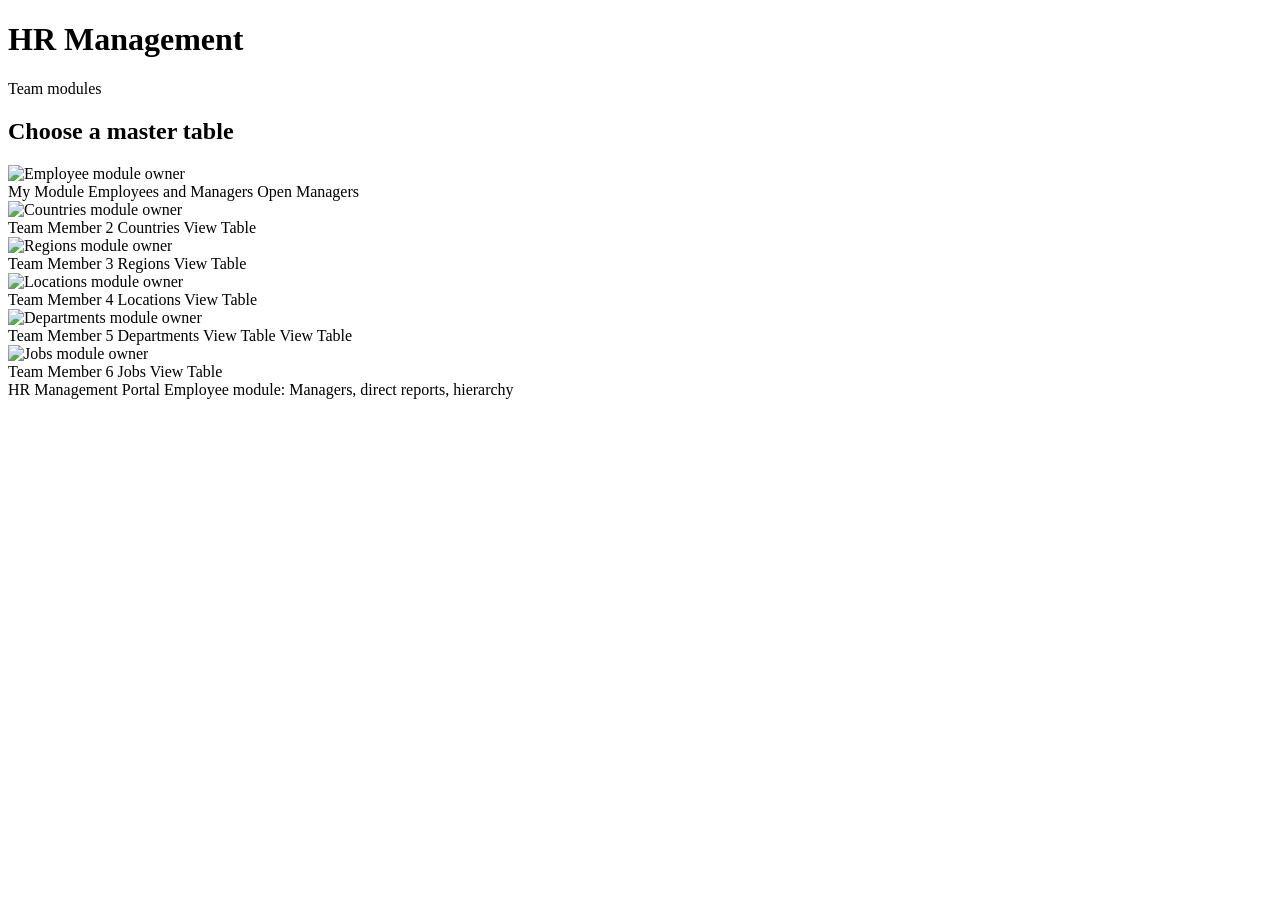
<file: HR-Management-Frontend/src/main/resources/templates/index.html>
<!DOCTYPE html>
<html lang="en" xmlns:th="http://www.thymeleaf.org">
<head>
    <meta charset="UTF-8" />
    <meta name="viewport" content="width=device-width, initial-scale=1.0" />
    <title>HR Management</title>
    <link rel="stylesheet" th:href="@{/css/style.css}" />
</head>
<body>

<header>
    <h1>HR Management</h1>
    <p class="header-note">Team modules</p>
</header>

<main>
    <h2>Choose a master table</h2>

    <div class="grid">
        <a th:href="@{/employees}" class="card card--primary">
            <img th:src="@{/images/team-employee.svg}" alt="Employee module owner" />
            <div class="card-body">
                <span class="card-name">My Module</span>
                <span class="card-role">Employees and Managers</span>
                <span class="card-link">Open Managers</span>
            </div>
        </a>

        <a th:href="@{/countries}" class="card">
            <img th:src="@{/images/team-country.svg}" alt="Countries module owner" />
            <div class="card-body">
                <span class="card-name">Team Member 2</span>
                <span class="card-role">Countries</span>
                <span class="card-link">View Table</span>
            </div>
        </a>

        <a th:href="@{/regions}" class="card">
            <img th:src="@{/images/team-region.svg}" alt="Regions module owner" />
            <div class="card-body">
                <span class="card-name">Team Member 3</span>
                <span class="card-role">Regions</span>
                <span class="card-link">View Table</span>
            </div>
        </a>

        <a th:href="@{/locations}" class="card">
            <img th:src="@{/images/team-location.svg}" alt="Locations module owner" />
            <div class="card-body">
                <span class="card-name">Team Member 4</span>
                <span class="card-role">Locations</span>
                <span class="card-link">View Table</span>
            </div>
        </a>

        <a th:href="@{/departments}" class="card">
            <img th:src="@{/images/team-department.svg}" alt="Departments module owner" />
            <div class="card-body">
                <span class="card-name">Team Member 5</span>
                <span class="card-role">Departments</span>

                <a th:href="@{/department}" class="card-link">View Table</a>

                <span class="card-link">View Table</span>
            </div>
        </a>

        <a th:href="@{/jobs}" class="card">
            <img th:src="@{/images/team-job.svg}" alt="Jobs module owner" />
            <div class="card-body">
                <span class="card-name">Team Member 6</span>
                <span class="card-role">Jobs</span>
                <span class="card-link">View Table</span>
            </div>
        </a>
    </div>
</main>

<footer>
    <span>HR Management Portal</span>
    <span>Employee module: Managers, direct reports, hierarchy</span>
</footer>

</body>
</html>
</file>
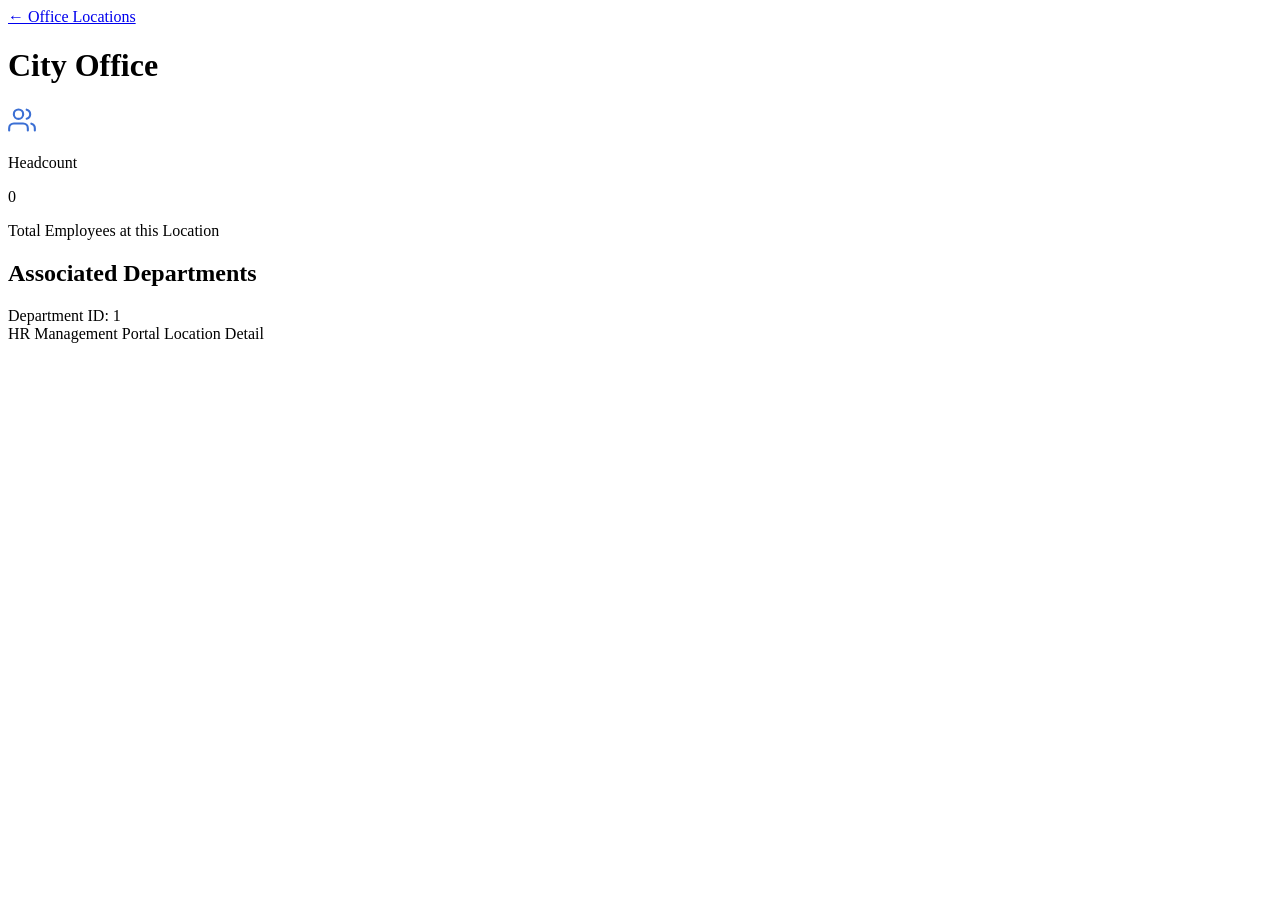
<file: HR-Management-Frontend/src/main/resources/templates/location-detail.html>
<!DOCTYPE html>
<html lang="en" xmlns:th="http://www.thymeleaf.org">
<head>
    <meta charset="UTF-8"/>
    <meta name="viewport" content="width=device-width, initial-scale=1.0"/>
    <title th:text="${location.city} + ' Office — HR Management'">Location Detail</title>
    <link rel="stylesheet" th:href="@{/css/style.css}"/>
</head>
<body>

<header>
    <a href="/locations" class="back-link">← Office Locations</a>
</header>

<main class="page-main">

    <!-- ── Location Title ── -->
    <div class="detail-header">
        <h1 class="detail-title" th:text="${location.city} + ' Office'">City Office</h1>
        <p class="detail-address">
            <span th:if="${location.streetAddress != null}"
                  th:text="${location.streetAddress + ', '}"></span>
            <span th:text="${location.city}"></span>
            <span th:if="${location.stateProvince != null}"
                  th:text="', ' + ${location.stateProvince}"></span>
            <span th:if="${location.postalCode != null}"
                  th:text="' ' + ${location.postalCode}"></span>
        </p>
    </div>

    <!-- ── Headcount Card ── -->
    <div class="info-card">
        <div class="info-card-icon">
            <!-- People icon SVG -->
            <svg width="28" height="28" viewBox="0 0 24 24" fill="none"
                 stroke="#3b6fd4" stroke-width="1.8" stroke-linecap="round" stroke-linejoin="round">
                <path d="M17 21v-2a4 4 0 0 0-4-4H5a4 4 0 0 0-4 4v2"/>
                <circle cx="9" cy="7" r="4"/>
                <path d="M23 21v-2a4 4 0 0 0-3-3.87"/>
                <path d="M16 3.13a4 4 0 0 1 0 7.75"/>
            </svg>
        </div>
        <div class="info-card-body">
            <p class="info-card-label">Headcount</p>
            <p class="info-card-num" th:text="${totalEmployees}">0</p>
            <p class="info-card-sub">Total Employees at this Location</p>
        </div>
    </div>

    <!-- ── Associated Departments ── -->
    <div class="section-card">
        <div class="section-card-header">
            <h2 class="section-card-title">Associated Departments</h2>
        </div>

        <!-- Department cards grid -->
        <div class="dept-grid" th:if="${not #lists.isEmpty(departments)}">
            <div th:each="dept : ${departments}" class="dept-card">
                <div class="dept-card-top">
                    <span class="dept-name" th:text="${dept.departmentName}">Department</span>
                    <span class="dept-id" th:text="'ID: ' + ${dept.departmentId}">ID: 1</span>
                </div>
            </div>
        </div>
    </div>

</main>

<footer>
    <span>HR Management Portal</span>
    <span>Location Detail</span>
</footer>

</body>
</html>
</file>
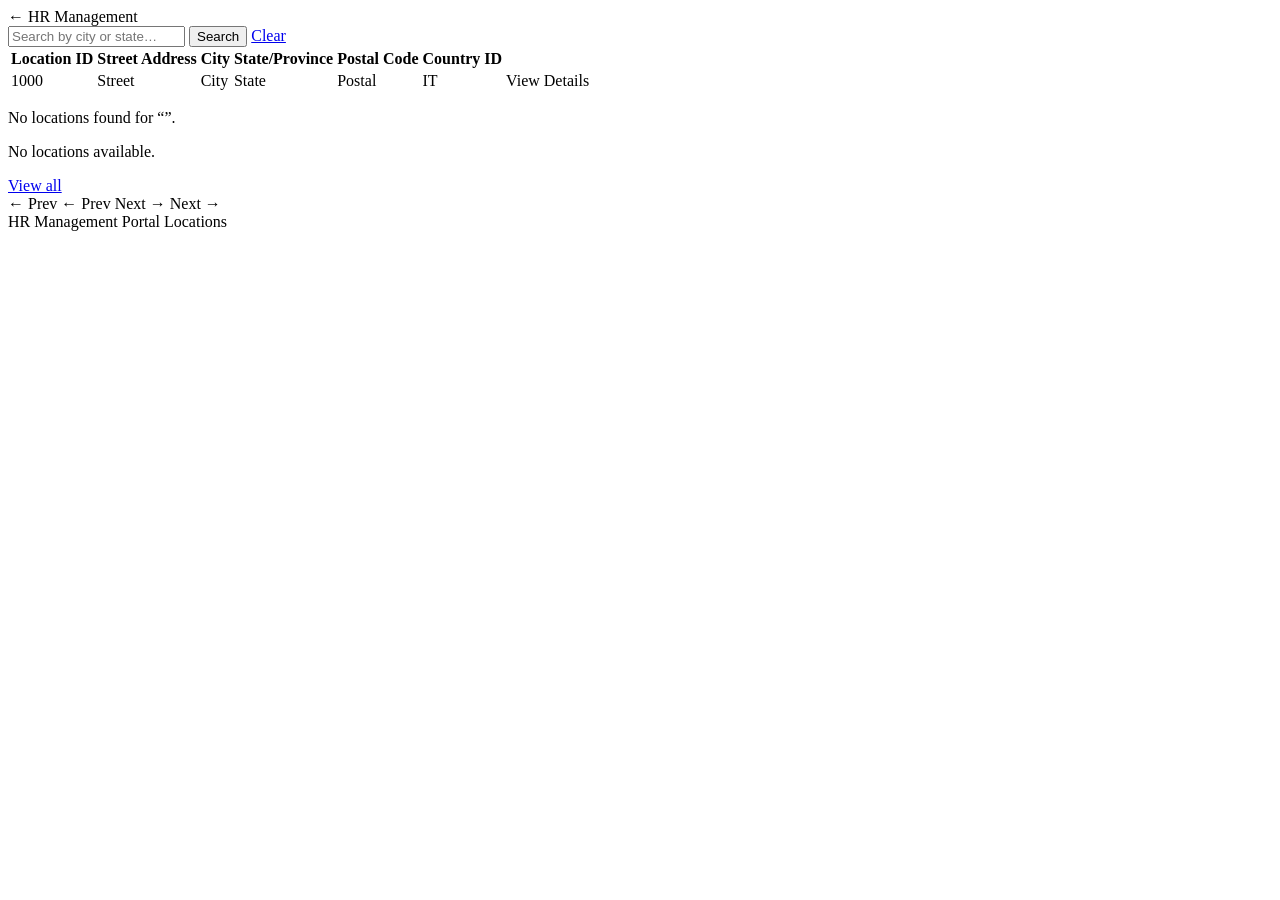
<file: HR-Management-Frontend/src/main/resources/templates/locations.html>
<!DOCTYPE html>
<html lang="en" xmlns:th="http://www.thymeleaf.org">
<head>
    <meta charset="UTF-8"/>
    <meta name="viewport" content="width=device-width, initial-scale=1.0"/>
    <title>Office Locations — HR Management</title>
    <link rel="stylesheet" th:href="@{/css/style.css}"/>
</head>
<body>

<header>
    <a th:href="@{/}" class="back-link">← HR Management</a>
</header>

<main class="page-main">

    

    <!-- ── Search Bar ── -->
    <form th:action="@{/locations}" method="get" class="search-row">
        <input
            type="text"
            name="search"
            th:value="${search}"
            placeholder="Search by city or state…"
            class="search-input"
            autocomplete="off"
        />
        <button type="submit" class="btn-search">Search</button>
        <a th:if="${search != null and !search.isEmpty()}"
           href="/locations"
           class="btn-clear">Clear</a>
    </form>

    <!-- ── Results count ── -->
    <div class="results-info" th:if="${isSearch}">
        <span th:text="${totalElements} + ' result(s) for &quot;' + ${search} + '&quot;'"></span>
    </div>

    <!-- ── Locations Table ── -->
    <div class="table-card">
        <table class="data-table" th:if="${not #lists.isEmpty(locations)}">
            <thead>
                <tr>
                    <th>Location ID</th>
                    <th>Street Address</th>
                    <th>City</th>
                    <th>State/Province</th>
                    <th>Postal Code</th>
                    <th>Country ID</th>
                    <th></th>
                </tr>
            </thead>
            <tbody>
                <tr th:each="loc : ${locations}">
                    <td th:text="${loc.locationId}">1000</td>
                    <td th:text="${loc.streetAddress != null ? loc.streetAddress : '—'}">Street</td>
                    <td th:text="${loc.city}">City</td>
                    <td th:text="${loc.stateProvince != null ? loc.stateProvince : '—'}">State</td>
                    <td th:text="${loc.postalCode != null ? loc.postalCode : '—'}">Postal</td>
                    <td th:text="${loc.countryId}">IT</td>
                    <td>
                        <a th:href="@{/locations/{id}(id=${loc.locationId})}"
                           class="btn-view">View Details</a>
                    </td>
                </tr>
            </tbody>
        </table>

        <!-- Empty state -->
        <div class="empty-state" th:if="${#lists.isEmpty(locations)}">
            <p th:if="${isSearch}">No locations found for &ldquo;<strong th:text="${search}"></strong>&rdquo;.</p>
            <p th:if="${!isSearch}">No locations available.</p>
            <a th:if="${isSearch}" href="/locations" class="btn-primary" style="margin-top:12px">View all</a>
        </div>
    </div>

    <!-- ── Pagination ── -->
    <div class="pagination" th:if="${totalPages > 1 and !isSearch}">
        <a th:if="${currentPage > 0}"
           th:href="@{/locations(page=${currentPage - 1}, size=${pageSize})}"
           class="page-btn">← Prev</a>
        <span th:if="${currentPage == 0}" class="page-btn disabled">← Prev</span>

        <th:block th:each="i : ${#numbers.sequence(0, totalPages - 1)}">
            <a th:if="${i != currentPage}"
               th:href="@{/locations(page=${i}, size=${pageSize})}"
               th:text="${i + 1}"
               class="page-num"></a>
            <span th:if="${i == currentPage}"
                  th:text="${i + 1}"
                  class="page-num active"></span>
        </th:block>

        <a th:if="${currentPage < totalPages - 1}"
           th:href="@{/locations(page=${currentPage + 1}, size=${pageSize})}"
           class="page-btn">Next →</a>
        <span th:if="${currentPage >= totalPages - 1}" class="page-btn disabled">Next →</span>
    </div>

</main>

<footer>
    <span>HR Management Portal</span>
    <span>Locations</span>
</footer>

</body>
</html>
</file>
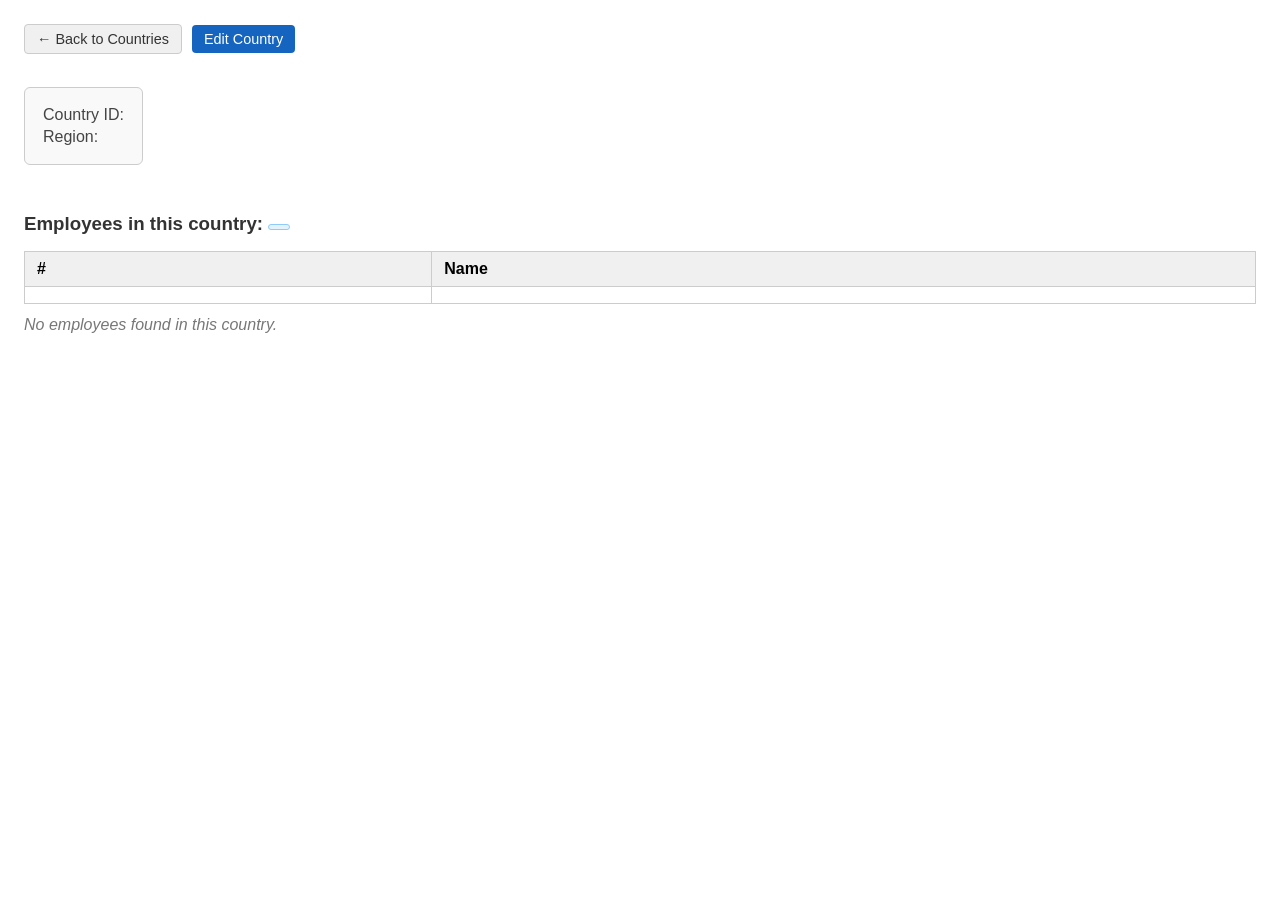
<file: HR-Management-Frontend/src/main/resources/templates/country/detail.html>
<!DOCTYPE html>
<html xmlns:th="http://www.thymeleaf.org">
<head>
    <meta charset="UTF-8">
    <title th:text="${country['countryName']} + ' — Detail'">Country Detail</title>
    <style>
        body { font-family: sans-serif; margin: 24px; }
        table { border-collapse: collapse; width: 100%; margin-top: 16px; }
        th, td { border: 1px solid #ccc; padding: 8px 12px; text-align: left; }
        th { background: #f0f0f0; }
        tr:hover { background: #f9f9f9; }

        .btn { padding: 6px 12px; text-decoration: none; border-radius: 4px;
               background: #4CAF50; color: white; font-size: 0.9em; }
        .btn-back { padding: 6px 12px; text-decoration: none; border-radius: 4px;
                    background: #f0f0f0; color: #333; font-size: 0.9em;
                    border: 1px solid #ccc; }
        .btn-edit { padding: 6px 12px; text-decoration: none; border-radius: 4px;
                    background: #1565c0; color: white; font-size: 0.9em; }

        .meta-card { background: #f9f9f9; border: 1px solid #ccc;
                     border-radius: 6px; padding: 14px 18px;
                     display: inline-block; margin: 12px 0 20px; }
        .meta-card p { margin: 4px 0; color: #444; }
        .meta-card strong { color: #111; }

        .badge { display: inline-block; background: #e3f2fd; color: #1565c0;
                 border: 1px solid #90caf9; border-radius: 12px;
                 padding: 2px 10px; font-size: 0.85em; font-weight: bold; }

        .empty-msg { color: #777; font-style: italic; margin-top: 12px; }

        .actions { display: flex; gap: 10px; align-items: center; margin-bottom: 20px; }

        h1 { margin-bottom: 4px; }
        h3 { margin-top: 28px; margin-bottom: 4px; color: #333; }
    </style>
</head>
<body>

    <div class="actions">
        <a class="btn-back" href="/countries">← Back to Countries</a>
        <a class="btn-edit" th:href="@{/countries/edit/{id}(id=${country['countryId']})}">Edit Country</a>
    </div>

    <h1 th:text="${country['countryName']}"></h1>

    <div class="meta-card">
        <p>Country ID: <strong th:text="${country['countryId']}"></strong></p>
        <p th:if="${country['region'] != null}">
            Region: <strong th:text="${country['region']['regionName']}"></strong>
        </p>
    </div>

    <h3>
        Employees in this country:
        <span class="badge" th:text="${employeeCount}"></span>
    </h3>

    <table th:if="${employeeCount > 0}">
        <thead>
            <tr>
                <th>#</th>
                <th>Name</th>
            </tr>
        </thead>
        <tbody>
            <tr th:each="e, idx : ${employees}">
                <td th:text="${idx.count}"></td>
                <td th:text="${e['firstName'] + ' ' + e['lastName']}"></td>
            </tr>
        </tbody>
    </table>

    <p class="empty-msg" th:if="${employeeCount == 0}">No employees found in this country.</p>

</body>
</html>
</file>
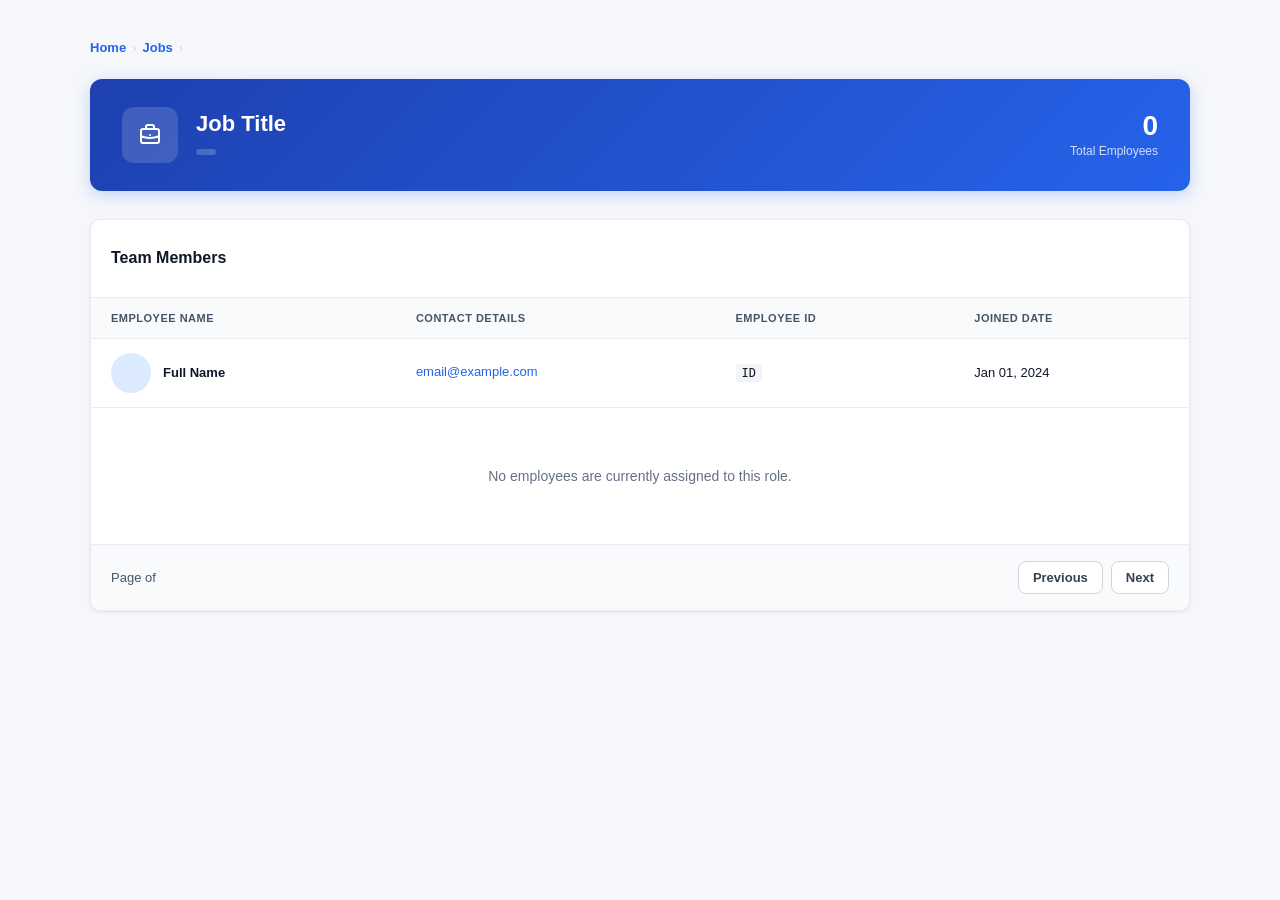
<file: HR-Management-Frontend/src/main/resources/templates/job/employees.html>
<!DOCTYPE html>
<html lang="en" xmlns:th="http://www.thymeleaf.org">
<head>
    <meta charset="UTF-8" />
    <meta name="viewport" content="width=device-width, initial-scale=1.0" />
    <title th:text="${job != null} ? ${job.jobTitle} + ' – Employees' : 'Job Employees'">Job Employees</title>
    <link rel="stylesheet" th:href="@{/css/style.css}" />
    <style>
        body { background: #f6f7fb; font-family: 'Inter', sans-serif; color: #101828; }
        .page-wrap { width: min(1100px, 100%); margin: 0 auto; padding: 32px 24px; }
        
        .breadcrumb { display: flex; align-items: center; gap: 6px; font-size: 13px; color: #667085; margin-bottom: 24px; }
        .breadcrumb a { color: #2563eb; text-decoration: none; font-weight: 600; }
        .breadcrumb .sep { color: #d0d5dd; }

        .job-hero {
            background: linear-gradient(135deg, #1e40af 0%, #2563eb 100%);
            border-radius: 12px; padding: 28px 32px; color: #fff;
            display: flex; align-items: center; justify-content: space-between;
            gap: 24px; margin-bottom: 28px; box-shadow: 0 4px 16px rgba(37,99,235,.25);
        }

        .job-icon {
            width: 56px; height: 56px; background: rgba(255,255,255,.15);
            border-radius: 12px; display: flex; align-items: center; justify-content: center;
        }

        .job-hero h1 { font-size: 22px; font-weight: 700; margin: 0 0 4px 0; }
        .job-id-label { display: inline-flex; padding: 3px 10px; background: rgba(255,255,255,.2); border-radius: 999px; font-size: 12px; font-weight: 700; }

        .table-card { background: #fff; border: 1px solid #eaecf0; border-radius: 10px; overflow: hidden; box-shadow: 0 1px 3px rgba(16,24,40,.1); }
        .table-card-header { display: flex; align-items: center; justify-content: space-between; padding: 16px 20px; border-bottom: 1px solid #eaecf0; }
        
        .data-table { width: 100%; border-collapse: collapse; }
        .data-table th, .data-table td { padding: 14px 20px; border-bottom: 1px solid #eaecf0; text-align: left; font-size: 13px; vertical-align: middle; }
        .data-table th { background: #f9fafb; color: #475467; font-weight: 700; text-transform: uppercase; font-size: 11px; letter-spacing: 0.5px; }

        .contact-info { display: flex; flex-direction: column; gap: 2px; }
        .contact-email { color: #2563eb; font-weight: 500; text-decoration: none; }
        .contact-phone { color: #667085; font-size: 12px; }

        .pagination-footer { padding: 16px 20px; display: flex; align-items: center; justify-content: space-between; background: #f9fafb; border-top: 1px solid #eaecf0; }
        .btn-pagination { padding: 8px 14px; border: 1px solid #d0d5dd; border-radius: 8px; text-decoration: none; color: #344054; background: #fff; font-size: 13px; font-weight: 600; transition: background 0.2s; }
        .btn-pagination:hover:not(.btn-pagination--disabled) { background: #f9fafb; }
        .btn-pagination--disabled { color: #d0d5dd; pointer-events: none; background: #fcfcfc; border-color: #f2f4f7; }
        
        .avatar { width: 40px; height: 40px; border-radius: 50%; background: #dbeafe; color: #1e40af; font-weight: 800; display: inline-flex; align-items: center; justify-content: center; flex-shrink: 0; }
    </style>
</head>
<body>

<div class="page-wrap">
    <!-- Breadcrumbs -->
    <nav class="breadcrumb">
        <a th:href="@{/}">Home</a>
        <span class="sep">›</span>
        <a th:href="@{/jobs}">Jobs</a>
        <span class="sep">›</span>
        <span th:text="${job != null} ? ${job.jobTitle} : 'Employees'"></span>
    </nav>

    <!-- Job Header Summary -->
    <div class="job-hero" th:if="${job != null}">
        <div style="display: flex; align-items: center; gap: 18px;">
            <div class="job-icon">
                <svg width="24" height="24" fill="none" viewBox="0 0 24 24" stroke="currentColor">
                    <path stroke-linecap="round" stroke-linejoin="round" stroke-width="2" d="M21 13.255A23.931 23.931 0 0112 15c-3.183 0-6.22-.62-9-1.745M16 6V4a2 2 0 00-2-2h-4a2 2 0 00-2 2v2m4 6h.01M5 20h14a2 2 0 002-2V8a2 2 0 00-2-2H5a2 2 0 00-2 2v10a2 2 0 002 2z"/>
                </svg>
            </div>
            <div>
                <h1 th:text="${job.jobTitle}">Job Title</h1>
                <span class="job-id-label" th:text="'ID: ' + ${job.jobId}"></span>
            </div>
        </div>
        <div style="text-align: right;">
            <div style="font-size: 28px; font-weight: 800; line-height: 1;" th:text="${employeeCount}">0</div>
            <div style="font-size: 12px; opacity: .8; margin-top: 4px;">Total Employees</div>
        </div>
    </div>

    <!-- Main Table Container -->
    <div class="table-card">
        <div class="table-card-header">
            <h2 style="font-size: 16px; font-weight: 700;">Team Members</h2>
        </div>

        <table class="data-table" th:if="${!employees.isEmpty()}">
            <thead>
                <tr>
                    <th>Employee Name</th>
                    <th>Contact Details</th>
                    <th>Employee ID</th>
                    <th>Joined Date</th>
                </tr>
            </thead>
            <tbody>
                <tr th:each="emp : ${employees}">
                    <td>
                        <div style="display: flex; align-items: center; gap: 12px;">
                            <!-- Initials Avatar -->
                            <div class="avatar" th:text="${emp.firstName.substring(0,1)}"></div>
                            <div style="font-weight: 600;" th:text="${emp.firstName} + ' ' + ${emp.lastName}">Full Name</div>
                        </div>
                    </td>
                    <td>
                        <div class="contact-info">
                            <!-- Email -->
                            <span class="contact-email" th:text="${emp.email}">email@example.com</span>
                            <!-- Phone Number -->
                            <span class="contact-phone" th:text="${emp.phoneNumber != null ? emp.phoneNumber : 'No phone listed'}"></span>
                        </div>
                    </td>
                    <td>
                        <code style="background: #f2f4f7; padding: 2px 6px; border-radius: 4px; font-size: 12px;" th:text="${emp.employeeId}">ID</code>
                    </td>
                    <td th:text="${#temporals.format(emp.hireDate, 'MMM dd, yyyy')}">Jan 01, 2024</td>
                </tr>
            </tbody>
        </table>

        <!-- Empty State -->
        <div th:if="${employees.isEmpty()}" style="padding: 60px 20px; text-align: center;">
            <div style="color: #667085; font-size: 14px;">No employees are currently assigned to this role.</div>
        </div>

        <!-- Pagination -->
        <div class="pagination-footer" th:if="${totalPages > 1}">
            <div style="font-size: 13px; color: #475467;">
                Page <span th:text="${currentPage + 1}" style="font-weight: 700;"></span> of <span th:text="${totalPages}" style="font-weight: 700;"></span>
            </div>
            <div style="display: flex; gap: 8px;">
                <a th:href="@{/jobs/{id}/employees(id=${jobId}, page=${currentPage - 1})}"
                   class="btn-pagination" th:classappend="${!hasPrevious} ? 'btn-pagination--disabled'">Previous</a>
                <a th:href="@{/jobs/{id}/employees(id=${jobId}, page=${currentPage + 1})}"
                   class="btn-pagination" th:classappend="${!hasNext} ? 'btn-pagination--disabled'">Next</a>
            </div>
        </div>
    </div>
</div>

</body>
</html>
</file>
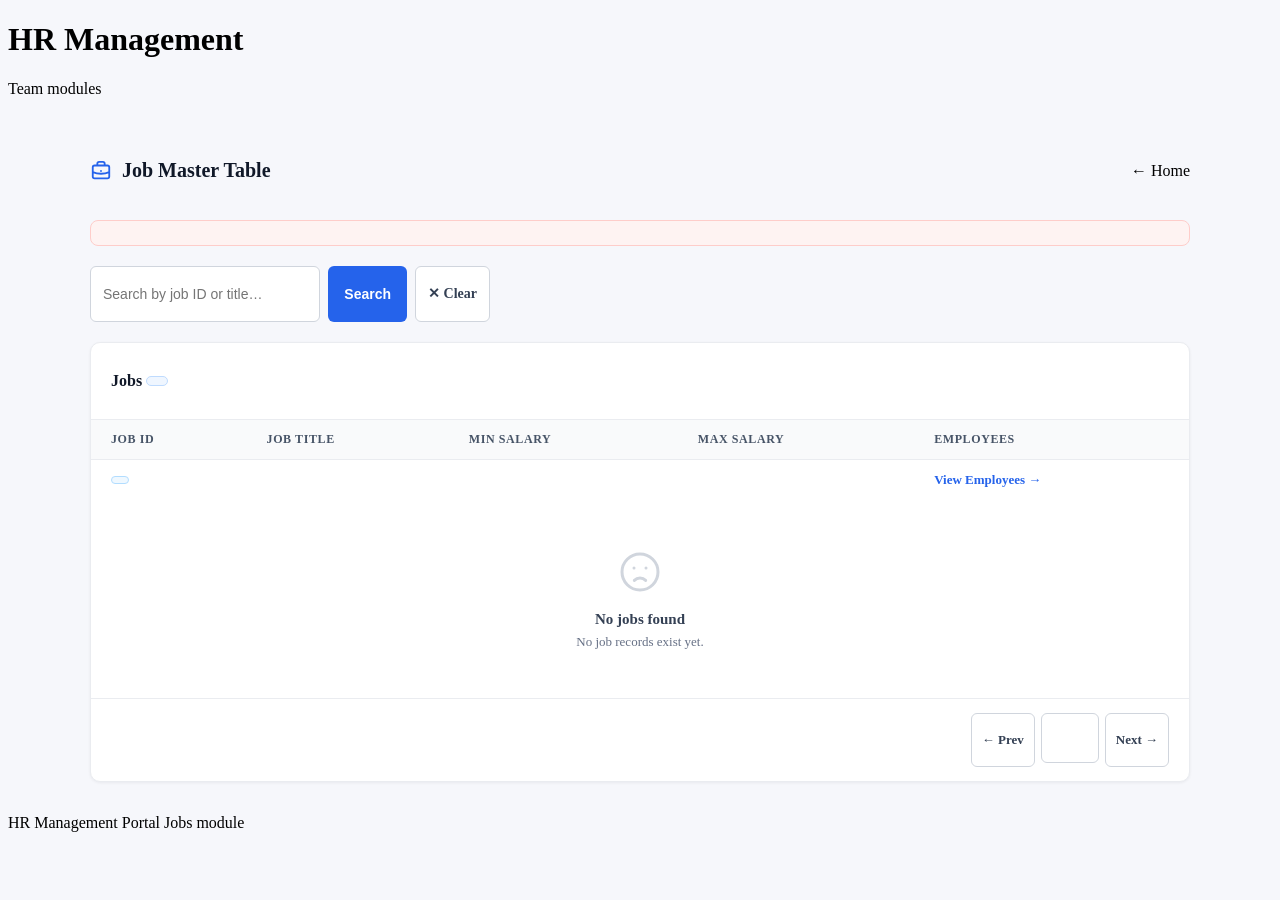
<file: HR-Management-Frontend/src/main/resources/templates/job/list.html>
<!DOCTYPE html>
<html lang="en" xmlns:th="http://www.thymeleaf.org">
<head>
    <meta charset="UTF-8" />
    <meta name="viewport" content="width=device-width, initial-scale=1.0" />
    <title>Jobs – HR Management</title>
    <link rel="stylesheet" th:href="@{/css/style.css}" />
    <link rel="stylesheet" th:href="@{/css/employees.css}" />
    <style>
        /* ── Job-list page extras ─────────────────────────────────── */
        body { background: #f6f7fb; }

        .page-wrap {
            width: min(1100px, 100%);
            margin: 0 auto;
            padding: 32px 24px;
        }

        /* top bar */
        .top-bar {
            display: flex;
            align-items: center;
            justify-content: space-between;
            gap: 16px;
            flex-wrap: wrap;
            margin-bottom: 24px;
        }

        .top-bar h1 {
            font-size: 20px;
            font-weight: 700;
            color: #101828;
            display: flex;
            align-items: center;
            gap: 10px;
        }

        /* search */
        .search-form {
            display: flex;
            gap: 8px;
            flex: 1;
            max-width: 400px;
        }

        .search-form input[type="text"] {
            flex: 1;
            min-height: 38px;
            padding: 8px 12px;
            border: 1px solid #d0d5dd;
            border-radius: 6px;
            font-size: 14px;
            color: #101828;
        }

        .search-form input[type="text"]:focus {
            outline: 2px solid #bfdbfe;
            border-color: #2563eb;
        }

        .btn-search {
            min-height: 38px;
            padding: 8px 16px;
            background: #2563eb;
            color: #fff;
            border: 0;
            border-radius: 6px;
            font-size: 14px;
            font-weight: 600;
            cursor: pointer;
        }

        .btn-search:hover { background: #1d4ed8; }

        .btn-clear {
            min-height: 38px;
            padding: 8px 12px;
            background: #fff;
            color: #344054;
            border: 1px solid #d0d5dd;
            border-radius: 6px;
            font-size: 14px;
            font-weight: 600;
            cursor: pointer;
            text-decoration: none;
            display: inline-flex;
            align-items: center;
        }

        .btn-clear:hover { background: #f9fafb; }

        /* table card */
        .table-card {
            background: #fff;
            border: 1px solid #eaecf0;
            border-radius: 10px;
            box-shadow: 0 1px 3px rgba(16,24,40,.06);
            overflow: hidden;
        }

        .table-card-header {
            display: flex;
            align-items: center;
            justify-content: space-between;
            padding: 16px 20px;
            border-bottom: 1px solid #eaecf0;
        }

        .table-card-header h2 {
            font-size: 16px;
            font-weight: 600;
            color: #101828;
        }

        .result-count {
            font-size: 13px;
            color: #667085;
        }

        /* data table */
        .data-table {
            width: 100%;
            border-collapse: collapse;
        }

        .data-table th,
        .data-table td {
            padding: 12px 20px;
            border-bottom: 1px solid #eaecf0;
            text-align: left;
            font-size: 13px;
            vertical-align: middle;
        }

        .data-table th {
            color: #475467;
            background: #f9fafb;
            font-weight: 700;
            font-size: 12px;
            text-transform: uppercase;
            letter-spacing: .05em;
        }

        .data-table tr:last-child td { border-bottom: 0; }

        .data-table tbody tr:hover { background: #f9fafb; cursor: pointer; }

        .job-id-badge {
            display: inline-flex;
            align-items: center;
            padding: 3px 8px;
            background: #eff8ff;
            color: #175cd3;
            border: 1px solid #b2ddff;
            border-radius: 4px;
            font-size: 12px;
            font-weight: 700;
            font-family: monospace;
            letter-spacing: .03em;
        }

        .salary-range {
            color: #344054;
            font-weight: 600;
            font-size: 13px;
        }

        .view-link {
            display: inline-flex;
            align-items: center;
            gap: 4px;
            color: #2563eb;
            font-weight: 600;
            font-size: 13px;
            text-decoration: none;
        }

        .view-link:hover { text-decoration: underline; }

        /* pagination */
        .pagination-wrap {
            display: flex;
            align-items: center;
            justify-content: space-between;
            gap: 12px;
            padding: 14px 20px;
            border-top: 1px solid #eaecf0;
            flex-wrap: wrap;
        }

        .page-info {
            font-size: 13px;
            color: #667085;
        }

        .page-controls {
            display: flex;
            gap: 6px;
        }

        .page-btn {
            display: inline-flex;
            align-items: center;
            justify-content: center;
            min-width: 36px;
            min-height: 36px;
            padding: 6px 10px;
            border: 1px solid #d0d5dd;
            border-radius: 6px;
            background: #fff;
            color: #344054;
            font-size: 13px;
            font-weight: 600;
            text-decoration: none;
        }

        .page-btn:hover { background: #f9fafb; }
        .page-btn--disabled { color: #d0d5dd; pointer-events: none; }

        /* empty state */
        .empty-state {
            padding: 48px 24px;
            text-align: center;
            color: #667085;
        }

        .empty-state svg {
            width: 48px; height: 48px;
            margin: 0 auto 12px;
            display: block;
            color: #d0d5dd;
        }

        .empty-state p { font-size: 15px; font-weight: 600; color: #344054; margin-bottom: 4px; }
        .empty-state small { font-size: 13px; }

        /* banner */
        .banner--error {
            margin-bottom: 20px;
            padding: 12px 16px;
            background: #fef3f2;
            border: 1px solid #fecdca;
            border-radius: 8px;
            color: #b42318;
            font-size: 14px;
            font-weight: 600;
        }

        /* search tag */
        .search-tag {
            display: inline-flex;
            align-items: center;
            gap: 6px;
            padding: 4px 10px;
            background: #eff6ff;
            color: #2563eb;
            border: 1px solid #bfdbfe;
            border-radius: 999px;
            font-size: 12px;
            font-weight: 700;
        }

        @media (max-width: 700px) {
            .top-bar { flex-direction: column; align-items: stretch; }
            .search-form { max-width: 100%; }
        }
    </style>
</head>
<body>

<header>
    <h1>HR Management</h1>
    <p class="header-note">Team modules</p>
</header>

<div class="page-wrap">

    <!-- Top bar -->
    <div class="top-bar">
        <h1>
            <svg width="22" height="22" fill="none" viewBox="0 0 24 24" stroke="currentColor"
                 style="color:#2563eb">
                <path stroke-linecap="round" stroke-linejoin="round" stroke-width="2"
                      d="M21 13.255A23.931 23.931 0 0112 15c-3.183
                         0-6.22-.62-9-1.745M16 6V4a2 2 0 00-2-2h-4a2
                         2 0 00-2 2v2m4 6h.01M5 20h14a2 2 0 002-2V8a2
                         2 0 00-2-2H5a2 2 0 00-2 2v10a2 2 0 002 2z"/>
            </svg>
            Job Master Table
        </h1>

        <a th:href="@{/}" class="back-link">← Home</a>
    </div>

    <!-- Error banner -->
    <div class="banner--error" th:if="${error != null}" th:text="${error}"></div>

    <!-- Search form -->
    <form class="search-form" method="get" th:action="@{/jobs}" style="margin-bottom:20px;">
        <input type="text" name="search" placeholder="Search by job ID or title…"
               th:value="${search}" autocomplete="off" />
        <button type="submit" class="btn-search">Search</button>
        <a th:if="${search != null and !#strings.isEmpty(search)}"
           th:href="@{/jobs}" class="btn-clear">✕ Clear</a>
    </form>

    <!-- Table card -->
    <div class="table-card">

        <div class="table-card-header">
            <h2>
                Jobs
                <span class="search-tag"
                      th:if="${search != null and !#strings.isEmpty(search)}"
                      th:text="|Searching: ${search}|"></span>
            </h2>
            <!-- FIXED: Using pipes for safe concatenation -->
            <span class="result-count"
                  th:text="|${totalJobs} result${totalJobs != 1 ? 's' : ''} · Page ${currentPage + 1} of ${totalPages}|"></span>
        </div>

        <!-- Table -->
        <div class="table-wrap" th:if="${jobs != null and !jobs.isEmpty()}">
            <table class="data-table">
                <thead>
                    <tr>
                        <th>Job ID</th>
                        <th>Job Title</th>
                        <th>Min Salary</th>
                        <th>Max Salary</th>
                        <th>Employees</th>
                    </tr>
                </thead>
                <tbody>
                    <tr th:each="job : ${jobs}"
                        th:data-href="@{/jobs/{id}/employees(id=${job.jobId})}"
                        onclick="window.location=this.dataset.href">
                        <td>
                            <span class="job-id-badge" th:text="${job.jobId}"></span>
                        </td>
                        <td>
                            <strong th:text="${job.jobTitle}"></strong>
                        </td>
                        <td>
                            <!-- FIXED: Better formatting check -->
                            <span class="salary-range"
                                  th:text="${job.minSalary != null} ? |$${#numbers.formatDecimal(job.minSalary, 1, 'COMMA', 0, 'POINT')}| : '—'">
                            </span>
                        </td>
                        <td>
                            <span class="salary-range"
                                  th:text="${job.maxSalary != null} ? |$${#numbers.formatDecimal(job.maxSalary, 1, 'COMMA', 0, 'POINT')}| : '—'">
                            </span>
                        </td>
                        <td>
                            <a class="view-link"
                               th:href="@{/jobs/{id}/employees(id=${job.jobId})}"
                               onclick="event.stopPropagation()">
                                View Employees →
                            </a>
                        </td>
                    </tr>
                </tbody>
            </table>
        </div>

        <!-- Empty state -->
        <div class="empty-state" th:if="${jobs == null or jobs.isEmpty()}">
            <svg fill="none" viewBox="0 0 24 24" stroke="currentColor">
                <path stroke-linecap="round" stroke-linejoin="round" stroke-width="1.5"
                      d="M9.172 16.172a4 4 0 015.656 0M9 10h.01M15
                         10h.01M21 12a9 9 0 11-18 0 9 9 0 0118 0z"/>
            </svg>
            <p>No jobs found</p>
            <!-- FIXED: Safe text for search results -->
            <small th:if="${search != null and !#strings.isEmpty(search)}"
                   th:text="|No results for '${search}'|"></small>
            <small th:unless="${search != null and !#strings.isEmpty(search)}">
                No job records exist yet.
            </small>
        </div>

        <!-- Pagination -->
        <div class="pagination-wrap" th:if="${totalPages > 1}">
            <!-- FIXED: Using pipes for safe concatenation -->
            <span class="page-info"
                  th:text="|${totalJobs} result${totalJobs != 1 ? 's' : ''} · Page ${currentPage + 1} of ${totalPages}|"></span>
            <div class="page-controls">
                <a class="page-btn"
                   th:classappend="${!hasPrevious} ? 'page-btn--disabled'"
                   th:href="@{/jobs(page=${currentPage - 1}, search=${search})}">← Prev</a>

                <th:block th:with="start=${T(java.lang.Math).max(0, currentPage - 2)},
                                   end=${T(java.lang.Math).min(totalPages - 1, currentPage + 2)}">
                    <a th:each="i : ${#numbers.sequence(start, end)}"
                       th:href="@{/jobs(page=${i}, search=${search})}"
                       class="page-btn"
                       th:style="${i == currentPage} ? 'background:#eff6ff;color:#2563eb;border-color:#bfdbfe;' : ''"
                       th:text="${i + 1}"></a>
                </th:block>

                <a class="page-btn"
                   th:classappend="${!hasNext} ? 'page-btn--disabled'"
                   th:href="@{/jobs(page=${currentPage + 1}, search=${search})}">Next →</a>
            </div>
        </div>

    </div><!-- /table-card -->

</div>

<footer>
    <span>HR Management Portal</span>
    <span>Jobs module</span>
</footer>

</body>
</html>
</file>
